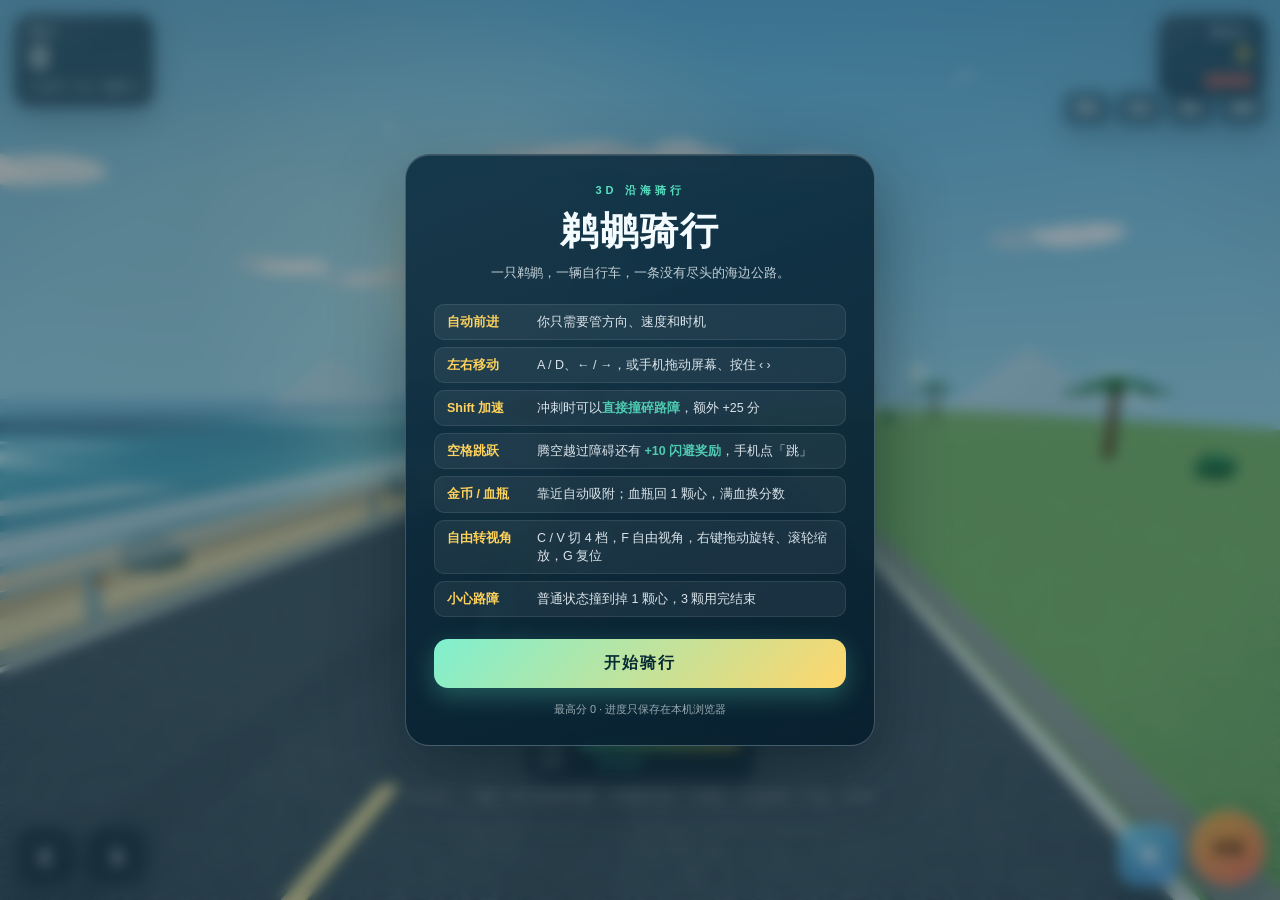
<file: index.html>
<!DOCTYPE html>
<html lang="zh-CN">
<head>
<meta charset="UTF-8" />
<meta name="viewport" content="width=device-width, initial-scale=1.0, maximum-scale=1.0, user-scalable=no, viewport-fit=cover" />
<meta name="theme-color" content="#8ed8ef" />
<link rel="icon" href="data:," />
<title>鹈鹕骑行 · Pelican Ride</title>
<link rel="stylesheet" href="./style.css" />
</head>
<body>
<div id="app">
  <canvas id="game"></canvas>

  <!-- 全屏调色层：暖阳晕 + 暗角，给 3D 画面一点电影感 -->
  <div id="grade"></div>
  <!-- 受击红闪 / 加速速度线 / 飘分 -->
  <div id="flash"></div>
  <div id="speed-lines"></div>
  <div id="fx-layer"></div>

  <!-- 游戏内 HUD -->
  <div id="hud">
    <div class="hud-top">
      <div class="panel score-panel">
        <div class="label">得分</div>
        <div class="score" id="score">0</div>
        <div class="sub"><span id="coins">0</span> 金币 · <span id="distance">0</span> m · 撞碎 <span id="smashes">0</span></div>
      </div>
      <div class="panel best-panel">
        <div class="label">最高分</div>
        <div class="best" id="best">0</div>
        <div class="lives" id="lives"><i></i><i></i><i></i></div>
      </div>
    </div>

    <!-- 右上工具条：视角相关与暂停 -->
    <div class="toolbar">
      <button class="tool" id="btn-cam" aria-label="切换视角">视角</button>
      <button class="tool" id="btn-free" aria-label="自由视角">自由</button>
      <button class="tool" id="btn-reset" aria-label="复位视角">复位</button>
      <button class="tool" id="btn-pause" aria-label="暂停">暂停</button>
    </div>

    <div class="combo" id="combo"></div>
    <div class="toast" id="toast"></div>

    <div class="hud-bottom">
      <div class="panel meter-panel">
        <div class="meter-row"><span class="meter-name">能量</span><div class="bar"><div id="energy-fill"></div></div></div>
        <div class="meter-row"><span class="meter-name">速度</span><span class="speed-val" id="speed-val">0 km/h</span></div>
      </div>
      <div class="hint" id="hint">A / D 或 ← → 横移 · Shift 加速撞碎路障 · 空格跳跃闪避 · C 切视角 · F 自由旋转 · G 复位 · P 暂停</div>
    </div>

    <!-- 触控 / 鼠标可点按钮 -->
    <div class="controls">
      <div class="ctrl-left">
        <button class="ctrl dir" id="btn-left" aria-label="向左">‹</button>
        <button class="ctrl dir" id="btn-right" aria-label="向右">›</button>
      </div>
      <div class="ctrl-right">
        <button class="ctrl jump" id="btn-jump" aria-label="跳跃">跳</button>
        <button class="ctrl boost" id="btn-boost" aria-label="加速">加速</button>
      </div>
    </div>
  </div>

  <!-- 开始界面 -->
  <div class="overlay" id="ready-screen">
    <div class="card">
      <div class="eyebrow">3D 沿海骑行</div>
      <h1>鹈鹕骑行</h1>
      <p class="tagline">一只鹈鹕，一辆自行车，一条没有尽头的海边公路。</p>
      <div class="rules">
        <div><b>自动前进</b><span>你只需要管方向、速度和时机</span></div>
        <div><b>左右移动</b><span>A / D、← / →，或手机拖动屏幕、按住 ‹ ›</span></div>
        <div><b>Shift 加速</b><span>冲刺时可以<strong>直接撞碎路障</strong>，额外 +25 分</span></div>
        <div><b>空格跳跃</b><span>腾空越过障碍还有 <strong>+10 闪避奖励</strong>，手机点「跳」</span></div>
        <div><b>金币 / 血瓶</b><span>靠近自动吸附；血瓶回 1 颗心，满血换分数</span></div>
        <div><b>自由转视角</b><span>C / V 切 4 档，F 自由视角，右键拖动旋转、滚轮缩放，G 复位</span></div>
        <div><b>小心路障</b><span>普通状态撞到掉 1 颗心，3 颗用完结束</span></div>
      </div>
      <button class="primary" id="btn-start">开始骑行</button>
      <div class="foot">最高分 <span id="ready-best">0</span> · 进度只保存在本机浏览器</div>
    </div>
  </div>

  <!-- 结算界面 -->
  <div class="overlay hidden" id="over-screen">
    <div class="card">
      <div class="eyebrow">本局结束</div>
      <h1 id="over-title">骑得不错</h1>
      <div class="result">
        <div class="result-main"><span>得分</span><b id="final-score">0</b></div>
        <div class="result-grid four">
          <div><span>金币</span><b id="final-coins">0</b></div>
          <div><span>距离</span><b id="final-distance">0 m</b></div>
          <div><span>撞碎</span><b id="final-smashes">0</b></div>
          <div><span>最高分</span><b id="final-best">0</b></div>
        </div>
      </div>
      <div class="new-record hidden" id="new-record">新纪录！</div>
      <button class="primary" id="btn-restart">再骑一次</button>
      <div class="foot">按 R 或回车也可以重新开始</div>
    </div>
  </div>

  <!-- 暂停界面 -->
  <div class="overlay hidden" id="pause-screen">
    <div class="card compact">
      <h1>暂停</h1>
      <p class="tagline">歇一会儿，海风还在。</p>
      <button class="primary" id="btn-resume">继续骑行</button>
    </div>
  </div>

  <!-- WebGL 不可用时的兜底提示 -->
  <div class="overlay hidden" id="error-screen">
    <div class="card compact">
      <h1>无法启动 3D</h1>
      <p class="tagline" id="error-msg">当前浏览器不支持 WebGL，请换用较新的 Chrome / Safari / Edge。</p>
    </div>
  </div>
</div>

<script type="module" src="./game.js"></script>
</body>
</html>
</file>
<file: style.css>
/* 鹈鹕骑行 —— 纯前端 3D 小游戏样式 */
:root {
  --ink: #0d2b3a;
  --glass: rgba(9, 32, 45, 0.60);
  --glass-soft: rgba(9, 32, 45, 0.42);
  --line: rgba(255, 255, 255, 0.18);
  --white: #f4fbff;
  --gold: #ffd35c;
  --mint: #56e0c0;
  --coral: #ff7a6b;
  --shadow: 0 10px 32px rgba(6, 28, 40, 0.24);
}

* { box-sizing: border-box; -webkit-tap-highlight-color: transparent; }

html, body {
  margin: 0; padding: 0; width: 100%; height: 100%;
  overflow: hidden; background: #8ed8ef;
  font-family: -apple-system, BlinkMacSystemFont, "PingFang SC", "Microsoft YaHei", "Segoe UI", sans-serif;
  color: var(--white);
  user-select: none; -webkit-user-select: none;
  touch-action: none;
}

#app { position: relative; width: 100%; height: 100%; overflow: hidden; }
#game { display: block; width: 100%; height: 100%; outline: none; }

/* ---------- 画面调色：暖阳光晕 + 暗角 ---------- */
#grade {
  position: absolute; inset: 0; pointer-events: none; z-index: 2;
  background:
    radial-gradient(ellipse 62% 46% at 20% 20%, rgba(255, 236, 188, .20), transparent 72%),
    radial-gradient(ellipse 110% 90% at 50% 48%, transparent 46%, rgba(6, 34, 52, .26) 100%);
}

/* ---------- 全屏反馈层 ---------- */
#flash {
  position: absolute; inset: 0; pointer-events: none; opacity: 0;
  background: radial-gradient(ellipse at center, rgba(255,80,70,0) 35%, rgba(255,60,50,0.65) 100%);
  transition: opacity .12s ease-out; z-index: 4;
}
#flash.on { opacity: 1; transition: none; }

#speed-lines {
  position: absolute; inset: 0; pointer-events: none; opacity: 0; z-index: 3;
  transition: opacity .35s ease;
  background:
    repeating-linear-gradient(102deg, transparent 0 42px, rgba(255,255,255,.16) 42px 44px, transparent 44px 96px),
    repeating-linear-gradient(78deg, transparent 0 68px, rgba(255,255,255,.10) 68px 69px, transparent 69px 140px);
  mask-image: radial-gradient(ellipse at center, transparent 28%, #000 100%);
  -webkit-mask-image: radial-gradient(ellipse at center, transparent 28%, #000 100%);
  animation: streak .5s linear infinite;
}
#speed-lines.on { opacity: .85; }
@keyframes streak { from { transform: translateY(-4%); } to { transform: translateY(4%); } }

#fx-layer { position: absolute; inset: 0; pointer-events: none; z-index: 6; }
.pop {
  position: absolute; font-weight: 800; font-size: 26px; letter-spacing: .5px;
  text-shadow: 0 2px 10px rgba(0,0,0,.5);
  animation: popup .85s ease-out forwards;
}
@keyframes popup {
  0% { opacity: 0; transform: translate(-50%, 10px) scale(.7); }
  22% { opacity: 1; transform: translate(-50%, -6px) scale(1.12); }
  100% { opacity: 0; transform: translate(-50%, -70px) scale(1); }
}

/* ---------- HUD ---------- */
#hud { position: absolute; inset: 0; pointer-events: none; z-index: 5; }
.panel {
  background: linear-gradient(155deg, rgba(255,255,255,.10), rgba(255,255,255,0) 42%), var(--glass);
  border: 1px solid var(--line); border-radius: 16px; padding: 10px 15px;
  box-shadow: var(--shadow), inset 0 1px 0 rgba(255,255,255,.14);
  backdrop-filter: blur(10px); -webkit-backdrop-filter: blur(10px);
}
.hud-top {
  position: absolute; top: max(14px, env(safe-area-inset-top)); left: 14px; right: 14px;
  display: flex; justify-content: space-between; align-items: flex-start; gap: 10px;
}
.label { font-size: 11px; letter-spacing: 2px; opacity: .72; font-weight: 600; }
.score { font-size: 34px; line-height: 1.05; font-weight: 800; font-variant-numeric: tabular-nums; }
.sub { font-size: 12px; opacity: .84; margin-top: 3px; }
.best-panel { text-align: right; min-width: 108px; }
.best { font-size: 24px; font-weight: 800; color: var(--gold); font-variant-numeric: tabular-nums; line-height: 1.2; }
.lives { display: flex; gap: 5px; justify-content: flex-end; margin-top: 6px; }
.lives i {
  width: 11px; height: 11px; border-radius: 50%; background: var(--coral);
  box-shadow: 0 0 8px rgba(255,122,107,.7); transition: all .2s ease;
}
.lives i.lost { background: rgba(255,255,255,.18); box-shadow: none; transform: scale(.75); }
.lives i.heal { animation: healPulse .65s ease-out; }
@keyframes healPulse {
  0% { transform: scale(.4); box-shadow: 0 0 0 0 rgba(124,240,176,.9); }
  45% { transform: scale(1.5); box-shadow: 0 0 0 9px rgba(124,240,176,0); }
  100% { transform: scale(1); }
}

/* 右上工具条 */
.toolbar {
  position: absolute; top: calc(max(14px, env(safe-area-inset-top)) + 78px); right: 14px;
  display: flex; gap: 6px;
}
.tool {
  pointer-events: auto; cursor: pointer; padding: 7px 10px; border-radius: 11px;
  border: 1px solid var(--line); background: var(--glass-soft);
  color: var(--white); font-size: 12px; font-weight: 700;
  backdrop-filter: blur(8px); -webkit-backdrop-filter: blur(8px);
  box-shadow: var(--shadow); transition: transform .1s ease, background .18s ease;
  touch-action: none;
}
.tool:active { transform: scale(.93); }
.tool.active { background: linear-gradient(135deg, rgba(86,224,192,.85), rgba(60,180,200,.85)); color: #06303a; border-color: rgba(255,255,255,.5); }

.combo {
  position: absolute; top: 21%; left: 50%; transform: translateX(-50%);
  font-size: 30px; font-weight: 900; color: var(--gold); opacity: 0;
  text-shadow: 0 3px 14px rgba(0,0,0,.5); transition: opacity .18s ease;
}
.combo.on { opacity: 1; }
.toast {
  position: absolute; top: 31%; left: 50%; transform: translateX(-50%);
  background: var(--glass); border: 1px solid var(--line); border-radius: 999px;
  padding: 8px 20px; font-size: 14px; font-weight: 700; letter-spacing: .5px;
  opacity: 0; transition: opacity .25s ease; white-space: nowrap;
  backdrop-filter: blur(8px); -webkit-backdrop-filter: blur(8px);
}
.toast.on { opacity: 1; }

.hud-bottom {
  position: absolute; bottom: calc(96px + env(safe-area-inset-bottom)); left: 50%;
  transform: translateX(-50%); display: flex; flex-direction: column; align-items: center; gap: 8px;
}
.meter-panel { min-width: 230px; padding: 9px 14px; }
.meter-row { display: flex; align-items: center; gap: 10px; font-size: 12px; height: 18px; }
.meter-name { opacity: .72; width: 30px; flex: none; }
.bar { flex: 1; height: 8px; border-radius: 99px; background: rgba(255,255,255,.18); overflow: hidden; }
#energy-fill {
  height: 100%; width: 100%; border-radius: 99px;
  background: linear-gradient(90deg, #4ad9b7, #a8f06a 60%, var(--gold));
  transition: width .08s linear;
}
#energy-fill.low { background: linear-gradient(90deg, #ff8a5c, var(--coral)); }
.speed-val { font-variant-numeric: tabular-nums; font-weight: 800; color: var(--mint); min-width: 62px; text-align: right; }
.hint { font-size: 11px; opacity: .82; text-shadow: 0 1px 8px rgba(0,0,0,.65); text-align: center; }

/* ---------- 操作按钮 ---------- */
.controls {
  position: absolute; bottom: calc(14px + env(safe-area-inset-bottom)); left: 14px; right: 14px;
  display: flex; justify-content: space-between; align-items: flex-end; gap: 10px;
}
.ctrl-left, .ctrl-right { display: flex; gap: 10px; align-items: flex-end; }
.ctrl {
  pointer-events: auto; cursor: pointer; border: 1px solid var(--line);
  background: var(--glass-soft); color: var(--white); font-weight: 800;
  backdrop-filter: blur(8px); -webkit-backdrop-filter: blur(8px);
  box-shadow: var(--shadow), inset 0 1px 0 rgba(255,255,255,.16);
  transition: transform .1s ease, background .15s ease;
  touch-action: none;
}
.ctrl:active, .ctrl.pressed { transform: scale(.92); background: rgba(86, 224, 192, .45); }
.dir { width: 62px; height: 62px; border-radius: 20px; font-size: 38px; line-height: 1; }
.jump {
  width: 62px; height: 62px; border-radius: 20px; font-size: 17px;
  background: linear-gradient(145deg, rgba(110,220,255,.75), rgba(70,150,230,.75));
  border-color: rgba(255,255,255,.4);
}
.jump:active, .jump.pressed { background: #d8f4ff; color: #073b52; }
.boost {
  width: 76px; height: 76px; border-radius: 50%; font-size: 15px;
  background: linear-gradient(145deg, rgba(255,190,70,.9), rgba(255,110,90,.9));
  border-color: rgba(255,255,255,.45); color: #3a2100;
}
.boost:active, .boost.pressed { background: #fff0b8; }

/* ---------- 覆盖层 / 卡片 ---------- */
.overlay {
  position: absolute; inset: 0; z-index: 10; display: flex; align-items: center; justify-content: center;
  padding: 18px; background: rgba(6, 30, 44, .44);
  backdrop-filter: blur(7px); -webkit-backdrop-filter: blur(7px);
  transition: opacity .25s ease;
}
.overlay.hidden { opacity: 0; pointer-events: none; }
.card {
  width: min(470px, 100%); max-height: calc(100vh - 36px); overflow-y: auto;
  background: linear-gradient(160deg, rgba(16, 52, 70, .94), rgba(8, 32, 48, .96));
  border: 1px solid rgba(255,255,255,.22); border-radius: 24px; padding: 28px;
  box-shadow: 0 24px 70px rgba(0, 20, 30, .48), inset 0 1px 0 rgba(255,255,255,.12);
  text-align: center;
}
.card.compact { padding: 30px 26px; }
.eyebrow { font-size: 11px; letter-spacing: 4px; text-transform: uppercase; color: var(--mint); font-weight: 800; }
h1 { margin: 8px 0 6px; font-size: 38px; letter-spacing: 2px; font-weight: 900; }
.tagline { margin: 0 0 20px; font-size: 13px; opacity: .78; line-height: 1.6; }
.rules { text-align: left; display: grid; gap: 7px; margin: 0 0 22px; }
.rules div {
  display: flex; gap: 12px; align-items: baseline; font-size: 12.5px;
  background: rgba(255,255,255,.06); border: 1px solid rgba(255,255,255,.09);
  border-radius: 10px; padding: 8px 12px;
}
.rules b { color: var(--gold); flex: none; width: 78px; }
.rules span { opacity: .88; line-height: 1.45; }
.rules strong { color: var(--mint); }
.primary {
  width: 100%; padding: 14px; border: 0; border-radius: 14px; cursor: pointer;
  font-size: 16px; font-weight: 900; letter-spacing: 2px; color: #082a33;
  background: linear-gradient(135deg, #7ff0d0, #ffd66b);
  box-shadow: 0 8px 24px rgba(90, 220, 190, .3); transition: transform .12s ease, filter .12s ease;
}
.primary:active { transform: scale(.97); filter: brightness(1.1); }
.foot { margin-top: 14px; font-size: 11px; opacity: .6; }
.result { margin: 4px 0 18px; }
.result-main { display: flex; flex-direction: column; gap: 2px; margin-bottom: 16px; }
.result-main span { font-size: 11px; letter-spacing: 2px; opacity: .7; }
.result-main b { font-size: 54px; font-weight: 900; color: var(--gold); font-variant-numeric: tabular-nums; line-height: 1.1; }
.result-grid { display: grid; grid-template-columns: repeat(3, 1fr); gap: 8px; }
.result-grid.four { grid-template-columns: repeat(4, 1fr); }
.result-grid div { background: rgba(255,255,255,.07); border-radius: 12px; padding: 10px 4px; }
.result-grid span { display: block; font-size: 11px; opacity: .65; margin-bottom: 4px; }
.result-grid b { font-size: 16px; font-variant-numeric: tabular-nums; }
.new-record { color: var(--gold); font-weight: 900; letter-spacing: 3px; margin-bottom: 14px; animation: glow 1s ease-in-out infinite alternate; }
@keyframes glow { from { opacity: .65; } to { opacity: 1; text-shadow: 0 0 18px var(--gold); } }
.hidden { display: none; }

/* ---------- 窄屏适配 ---------- */
@media (max-width: 560px) {
  .hud-top { left: 10px; right: 10px; }
  .panel { padding: 8px 11px; border-radius: 13px; }
  .score { font-size: 26px; }
  .best { font-size: 19px; }
  .best-panel { min-width: 84px; }
  .sub { font-size: 10px; }
  .toolbar { top: calc(max(14px, env(safe-area-inset-top)) + 70px); right: 10px; gap: 5px; }
  .tool { padding: 6px 8px; font-size: 11px; border-radius: 9px; }
  .hint { display: none; }
  .hud-bottom { bottom: calc(88px + env(safe-area-inset-bottom)); }
  .meter-panel { min-width: 190px; }
  .dir, .jump { width: 58px; height: 58px; font-size: 34px; }
  .jump { font-size: 16px; }
  .boost { width: 68px; height: 68px; font-size: 13px; }
  .card { padding: 22px 18px; border-radius: 20px; }
  h1 { font-size: 30px; }
  .rules div { font-size: 11.5px; padding: 7px 10px; }
  .rules b { width: 70px; }
  .result-grid.four { grid-template-columns: repeat(2, 1fr); }
}
@media (max-height: 560px) {
  .rules { gap: 5px; margin-bottom: 14px; }
  .rules div { padding: 5px 10px; }
  .tagline { margin-bottom: 12px; }
  .hud-bottom { bottom: calc(78px + env(safe-area-inset-bottom)); }
}
</file>
